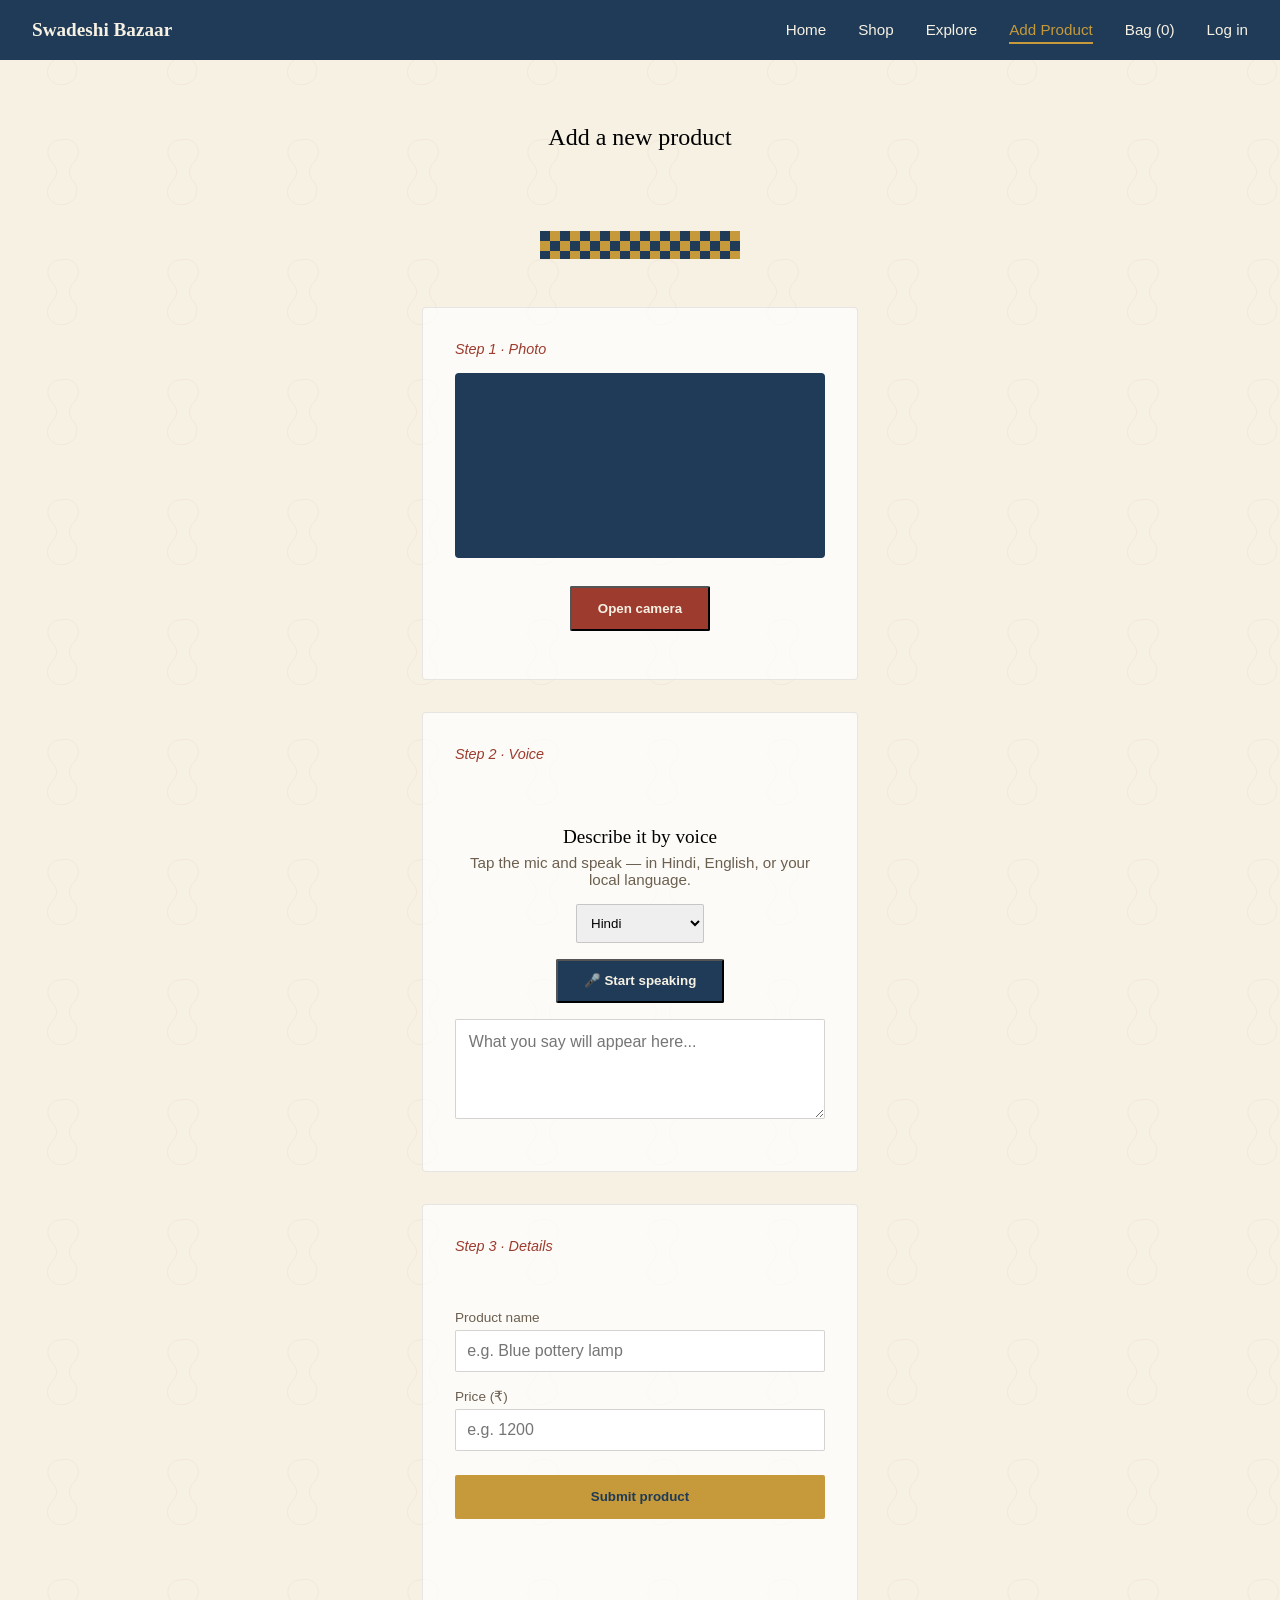
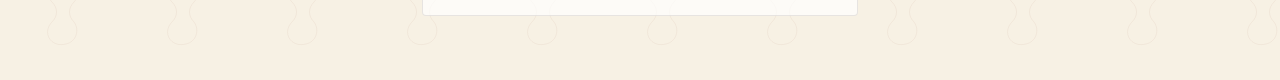
<file: add-product.html>
<!DOCTYPE html>
<html lang="en">
<head>
  <meta charset="UTF-8">
  <meta name="viewport" content="width=device-width, initial-scale=1.0">
  <title>Add a Product — Swadeshi Bazaar</title>
  <link rel="stylesheet" href="style.css">
</head>
<body>

<nav>
  <div class="logo">Swadeshi Bazaar</div>
  <button id="menu-toggle" aria-label="Open menu">☰</button>
  <ul class="nav-links" id="nav-links">
    <li><a href="index.html">Home</a></li>
    <li><a href="shop.html">Shop</a></li>
    <li><a href="explore.html">Explore</a></li>
    <li><a href="add-product.html">Add Product</a></li>
    <li><a href="cart.html" id="cart-link">Bag (<span id="cart-count">0</span>)</a></li>
    <li id="auth-nav-item"><a href="login.html">Log in</a></li>
  </ul>
</nav>
    <section id="add-product-header">
    <h1>Add a new product</h1>
    
  </section>

  <div class="jali-divider" style="max-width: 200px; margin: 0 auto 3rem;"></div>

  <div class="step-flow">

    <div class="step-card">
      <span class="step-label">Step 1 · Photo</span>
      <section id="camera-section">
        <video id="camera-preview" autoplay playsinline></video>
        <canvas id="photo-canvas" style="display:none;"></canvas>
        <img id="captured-photo" style="display:none;" alt="Captured product photo">

        <div id="camera-controls">
          <button id="start-camera">Open camera</button>
          <button id="capture-photo" style="display:none;">Capture</button>
          <button id="retake-photo" style="display:none;">Retake</button>
        </div>

        <p id="camera-status"></p>
      </section>
    </div>

    <div class="step-card">
      <span class="step-label">Step 2 · Voice</span>
      <section id="voice-section">
        <h2>Describe it by voice</h2>
        <p>Tap the mic and speak — in Hindi, English, or your local language.</p>

        <select id="voice-language">
          <option value="hi-IN">Hindi</option>
          <option value="en-IN">English (India)</option>
          <option value="ta-IN">Tamil</option>
          <option value="bn-IN">Bengali</option>
        </select>

        <button id="start-mic">🎤 Start speaking</button>

        <textarea id="voice-transcript" rows="4" placeholder="What you say will appear here..."></textarea>

        <p id="mic-status"></p>
      </section>
    </div>

    <div class="step-card">
      <span class="step-label">Step 3 · Details</span>
      <section id="submit-section">
        <label for="product-name">Product name</label>
        <input type="text" id="product-name" placeholder="e.g. Blue pottery lamp">

        <label for="product-price">Price (₹)</label>
        <input type="number" id="product-price" placeholder="e.g. 1200">

        <button id="submit-product">Submit product</button>
        <p id="submit-status"></p>
      </section>
    </div>

  </div>
 
  

  <script src="main.js"></script>
</body>
</html>
</file>
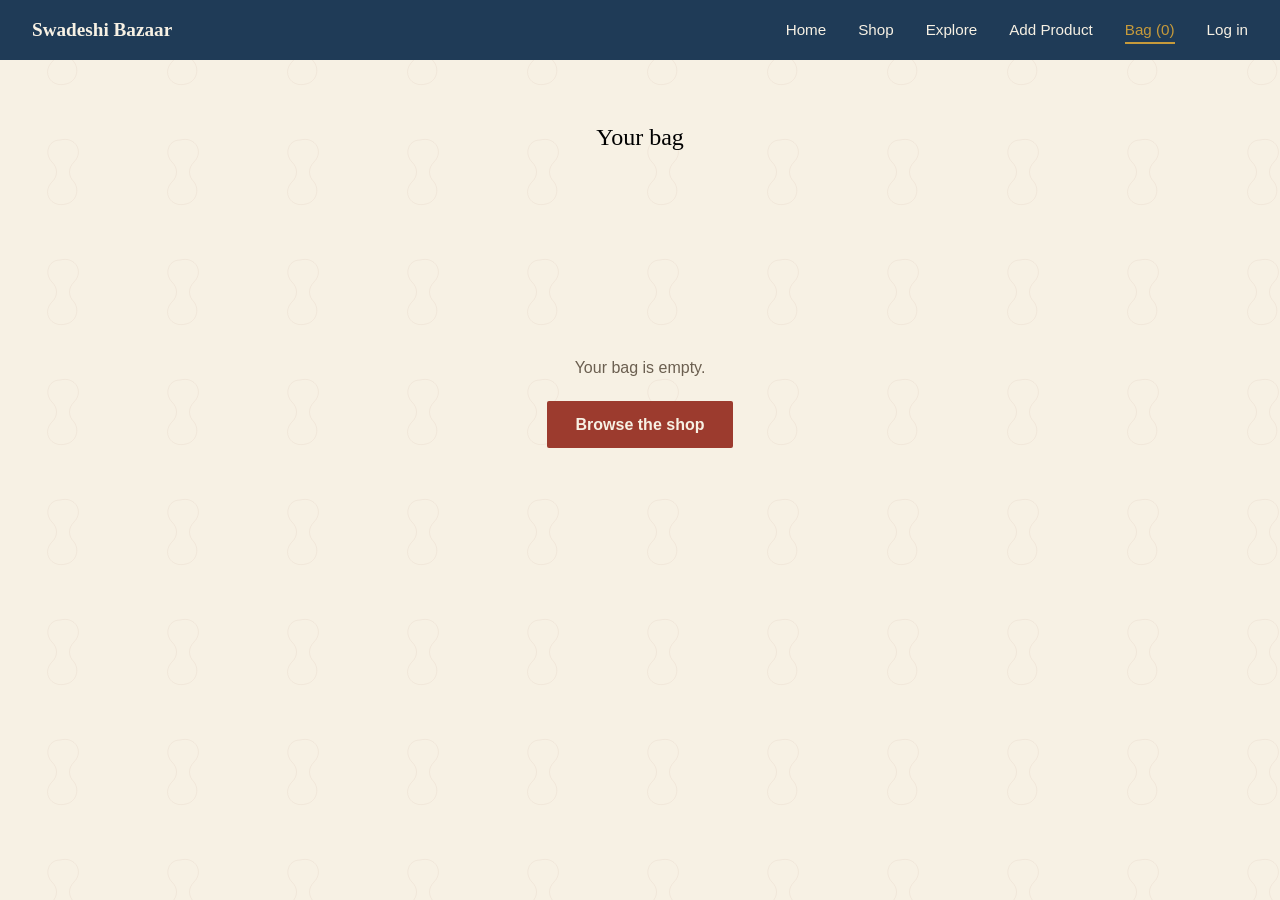
<file: cart.html>
<!DOCTYPE html>
<html lang="en">
<head>
  <meta charset="UTF-8">
  <meta name="viewport" content="width=device-width, initial-scale=1.0">
  <title>Your Bag — Swadeshi Bazaar</title>
  <link rel="stylesheet" href="style.css">
</head>
<body>

 <nav>
  <div class="logo">Swadeshi Bazaar</div>
  <button id="menu-toggle" aria-label="Open menu">☰</button>
  <ul class="nav-links" id="nav-links">
    <li><a href="index.html">Home</a></li>
    <li><a href="shop.html">Shop</a></li>
    <li><a href="explore.html">Explore</a></li>
    <li><a href="add-product.html">Add Product</a></li>
    <li><a href="cart.html" id="cart-link">Bag (<span id="cart-count">0</span>)</a></li>
    <li id="auth-nav-item"><a href="login.html">Log in</a></li>
  </ul>
</nav>
  <section id="cart-header">
    <h1>Your bag</h1>
  </section>

  <section id="cart-section">
    <div id="cart-items"></div>

    <div id="cart-empty" style="display:none;">
      <p>Your bag is empty.</p>
      <a href="shop.html" class="btn-primary">Browse the shop</a>
    </div>

    <div id="cart-summary" style="display:none;">
      <div class="summary-row">
        <span>Total</span>
        <span id="cart-total">₹0</span>
      </div>
      <a href="checkout.html" class="btn-primary">Proceed to checkout</a>
    </div>
  </section>

  <script src="main.js"></script>
</body>
</html>
</file>
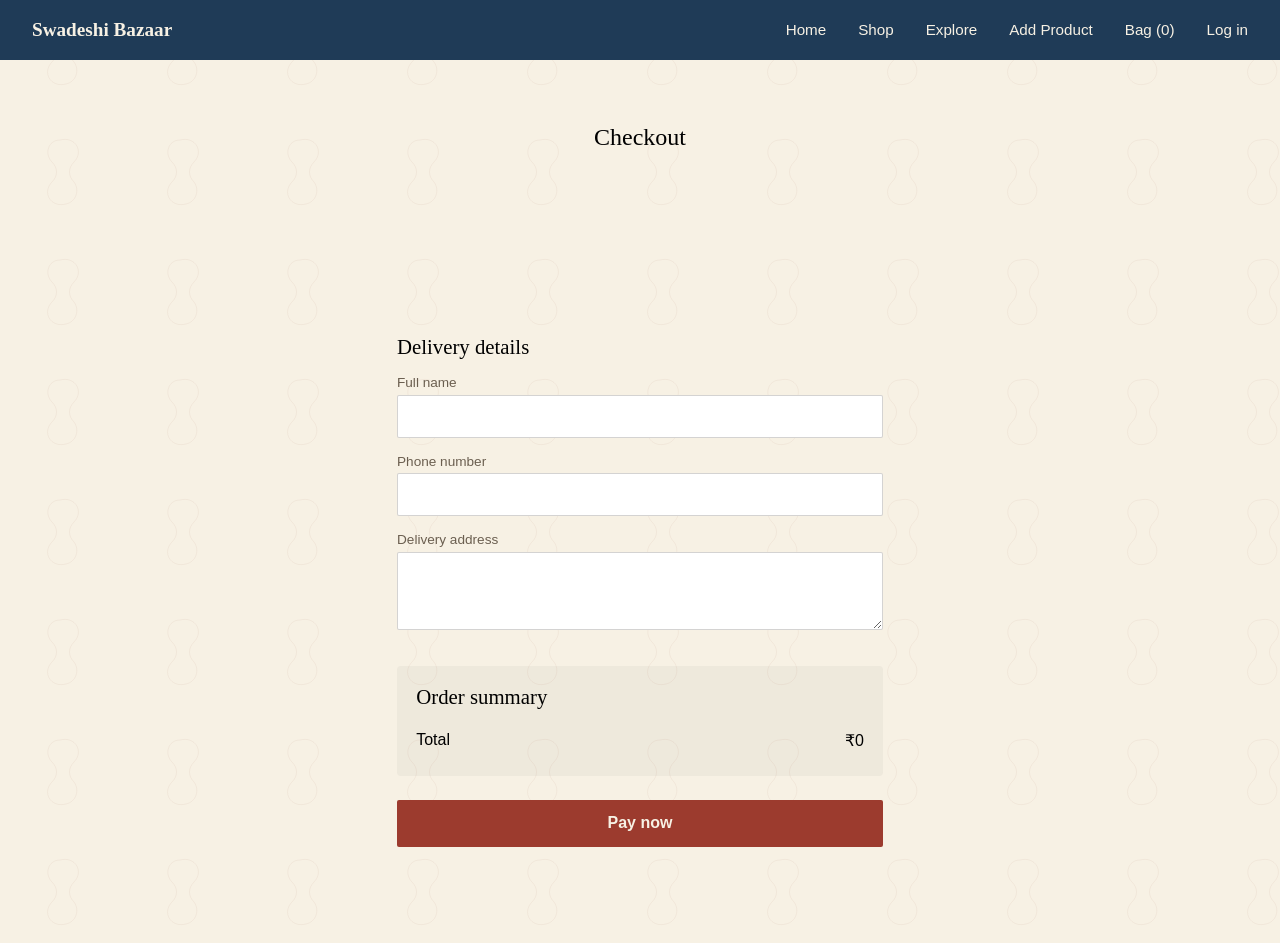
<file: checkout.html>
<!DOCTYPE html>
<html lang="en">
<head>
  <meta charset="UTF-8">
  <meta name="viewport" content="width=device-width, initial-scale=1.0">
  <title>Checkout — Swadeshi Bazaar</title>
  <link rel="stylesheet" href="style.css">
</head>
<body>

 <nav>
  <div class="logo">Swadeshi Bazaar</div>
  <button id="menu-toggle" aria-label="Open menu">☰</button>
  <ul class="nav-links" id="nav-links">
    <li><a href="index.html">Home</a></li>
    <li><a href="shop.html">Shop</a></li>
    <li><a href="explore.html">Explore</a></li>
    <li><a href="add-product.html">Add Product</a></li>
    <li><a href="cart.html" id="cart-link">Bag (<span id="cart-count">0</span>)</a></li>
    <li id="auth-nav-item"><a href="login.html">Log in</a></li>
  </ul>
</nav>
  <section id="checkout-header">
    <h1>Checkout</h1>
  </section>

  <section id="checkout-section">
    <form id="checkout-form">
      <h2>Delivery details</h2>

      <label for="name">Full name</label>
      <input type="text" id="name" required>

      <label for="phone">Phone number</label>
      <input type="tel" id="phone" required>

      <label for="address">Delivery address</label>
      <textarea id="address" rows="3" required></textarea>

      <div id="checkout-summary">
        <h2>Order summary</h2>
        <div id="checkout-items"></div>
        <div class="summary-row">
          <span>Total</span>
          <span id="checkout-total">₹0</span>
        </div>
      </div>

      <button type="submit" id="pay-button">Pay now</button>
      <p id="checkout-status"></p>
    </form>
  </section>
  <script src="https://checkout.razorpay.com/v1/checkout.js"></script>


  <script src="main.js"></script>
</body>
</html>
</file>
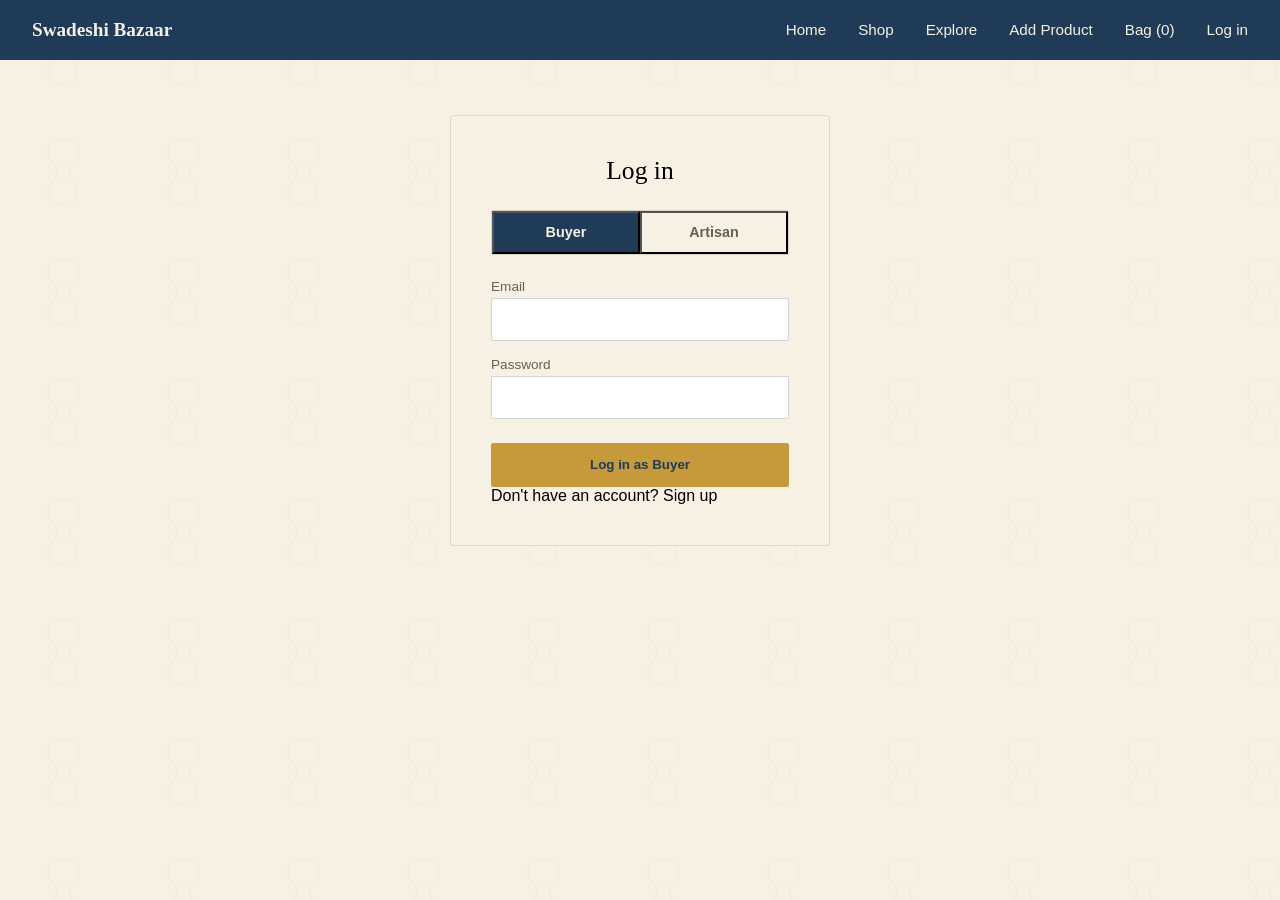
<file: login.html>
<!DOCTYPE html>
<html lang="en">
<head>
  <meta charset="UTF-8">
  <meta name="viewport" content="width=device-width, initial-scale=1.0">
  <title>Log In — Swadeshi Bazaar</title>
  <link rel="stylesheet" href="style.css">
</head>
<body>

  <nav>
  <div class="logo">Swadeshi Bazaar</div>
  <button id="menu-toggle" aria-label="Open menu">☰</button>
  <ul class="nav-links" id="nav-links">
    <li><a href="index.html">Home</a></li>
    <li><a href="shop.html">Shop</a></li>
    <li><a href="explore.html">Explore</a></li>
    <li><a href="add-product.html">Add Product</a></li>
    <li><a href="cart.html" id="cart-link">Bag (<span id="cart-count">0</span>)</a></li>
    <li id="auth-nav-item"><a href="login.html">Log in</a></li>
  </ul>
</nav>
  <section id="auth-section">
    <div class="auth-box">
      <h1>Log in</h1>

      <div class="auth-tabs">
        <button class="auth-tab active-tab" data-role="buyer">Buyer</button>
        <button class="auth-tab" data-role="artisan">Artisan</button>
      </div>

      <form id="login-form">
        <label for="login-email">Email</label>
        <input type="email" id="login-email" required>

        <label for="login-password">Password</label>
        <input type="password" id="login-password" required>

        <button type="submit" id="login-submit">Log in as Buyer</button>
        <p id="login-status"></p>
      </form>

      <p class="auth-switch">Don't have an account? <a href="signup.html">Sign up</a></p>
    </div>
  </section>

  <script src="main.js"></script>
</body>
</html>
</file>
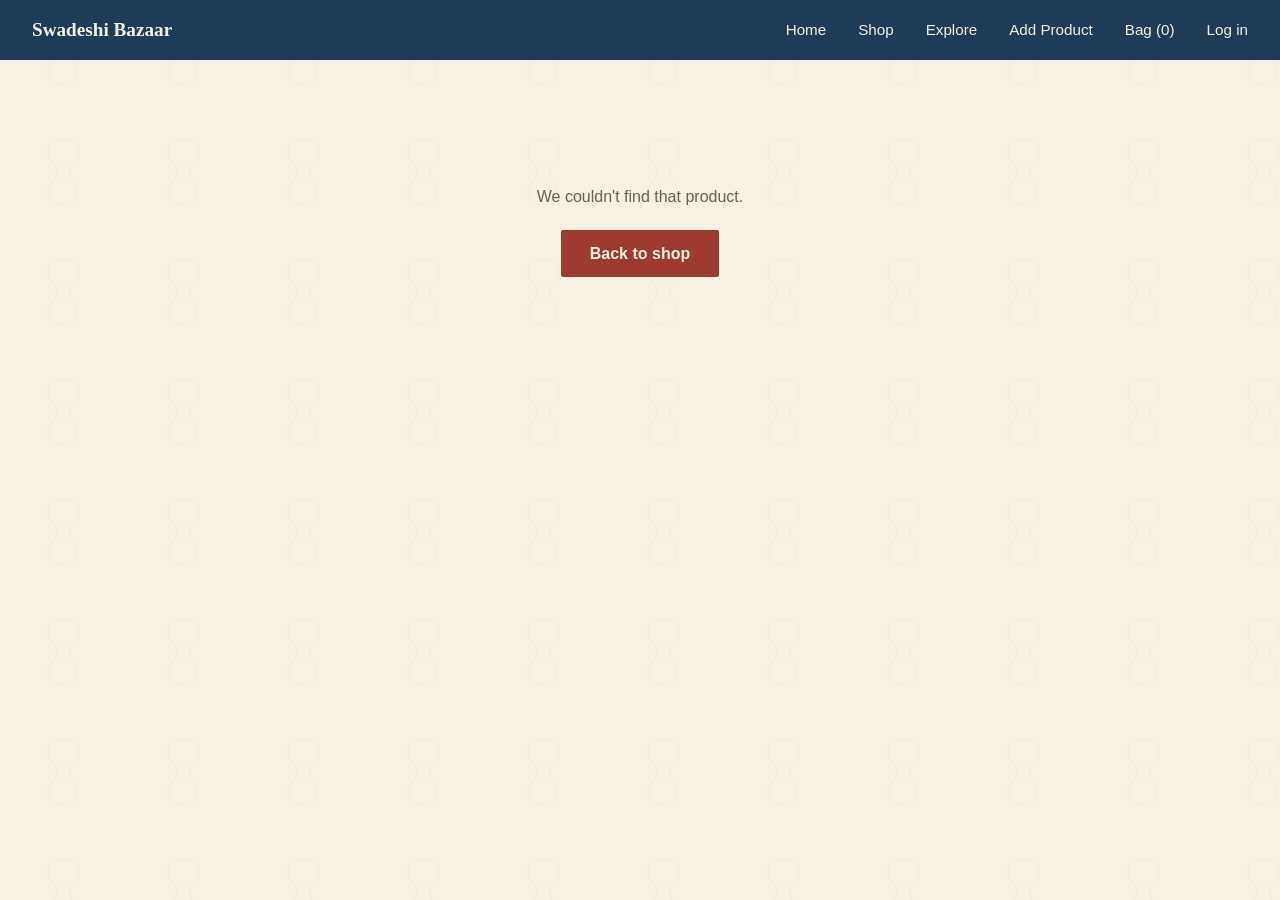
<file: product.html>
<!DOCTYPE html>
<html lang="en">
<head>
  <meta charset="UTF-8">
  <meta name="viewport" content="width=device-width, initial-scale=1.0">
  <title>Product — Swadeshi Bazaar</title>
  <link rel="stylesheet" href="style.css">
</head>
<body>

  <nav>
  <div class="logo">Swadeshi Bazaar</div>
  <button id="menu-toggle" aria-label="Open menu">☰</button>
  <ul class="nav-links" id="nav-links">
    <li><a href="index.html">Home</a></li>
    <li><a href="shop.html">Shop</a></li>
    <li><a href="explore.html">Explore</a></li>
    <li><a href="add-product.html">Add Product</a></li>
    <li><a href="cart.html" id="cart-link">Bag (<span id="cart-count">0</span>)</a></li>
    <li id="auth-nav-item"><a href="login.html">Log in</a></li>
  </ul>
</nav>
  <section id="product-detail">
    <div id="product-not-found" style="display:none;">
      <p>We couldn't find that product.</p>
      <a href="shop.html" class="btn-primary">Back to shop</a>
    </div>

    <div id="product-content" style="display:none;">
      <div class="product-detail-grid">
        <div class="product-detail-media" id="pd-media"></div>

        <div class="product-detail-info">
          <span class="product-origin" id="pd-origin"></span>
          <h1 id="pd-name"></h1>
          <p class="product-detail-price" id="pd-price"></p>
          <p class="product-detail-desc" id="pd-desc"></p>
          <button id="pd-add-to-bag">Add to bag</button>
        </div>
      </div>
    </div>
  </section>

  <script src="main.js"></script>
</body>
</html>
</file>
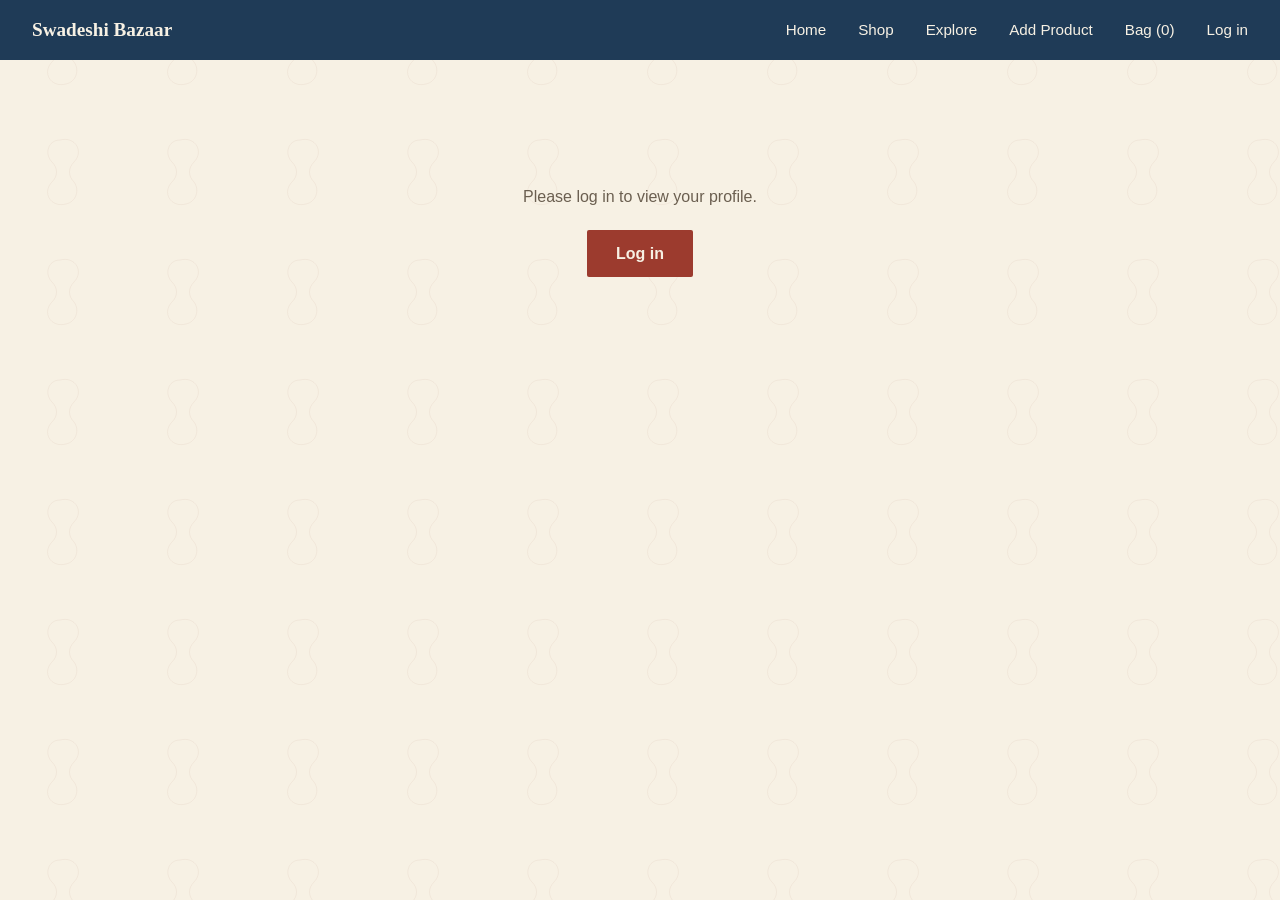
<file: profile.html>
<!DOCTYPE html>
<html lang="en">
<head>
  <meta charset="UTF-8">
  <meta name="viewport" content="width=device-width, initial-scale=1.0">
  <title>Your Profile — Swadeshi Bazaar</title>
  <link rel="stylesheet" href="style.css">
</head>
<body>

 <nav>
  <div class="logo">Swadeshi Bazaar</div>
  <button id="menu-toggle" aria-label="Open menu">☰</button>
  <ul class="nav-links" id="nav-links">
    <li><a href="index.html">Home</a></li>
    <li><a href="shop.html">Shop</a></li>
    <li><a href="explore.html">Explore</a></li>
    <li><a href="add-product.html">Add Product</a></li>
    <li><a href="cart.html" id="cart-link">Bag (<span id="cart-count">0</span>)</a></li>
    <li id="auth-nav-item"><a href="login.html">Log in</a></li>
  </ul>
</nav>

  <section id="profile-section">
    <div id="profile-locked" style="display:none;">
      <p>Please log in to view your profile.</p>
      <a href="login.html" class="btn-primary">Log in</a>
    </div>

    <div id="profile-content" style="display:none;">
      <div class="profile-header">
        <div class="profile-avatar" id="profile-avatar"></div>
        <div>
          <h1 id="profile-name"></h1>
          <p id="profile-email"></p>
          <span class="profile-role" id="profile-role"></span>
          <p class="profile-craft" id="profile-craft" style="display:none;"></p>
        </div>
      </div>

      <h2>Your orders</h2>
      <div id="orders-list"></div>
      <div id="orders-empty" style="display:none;">
        <p>You haven't placed any orders yet.</p>
        <a href="shop.html" class="btn-primary">Browse the shop</a>
      </div>
    </div>
  </section>

  <script src="main.js"></script>
</body>
</html>
</file>
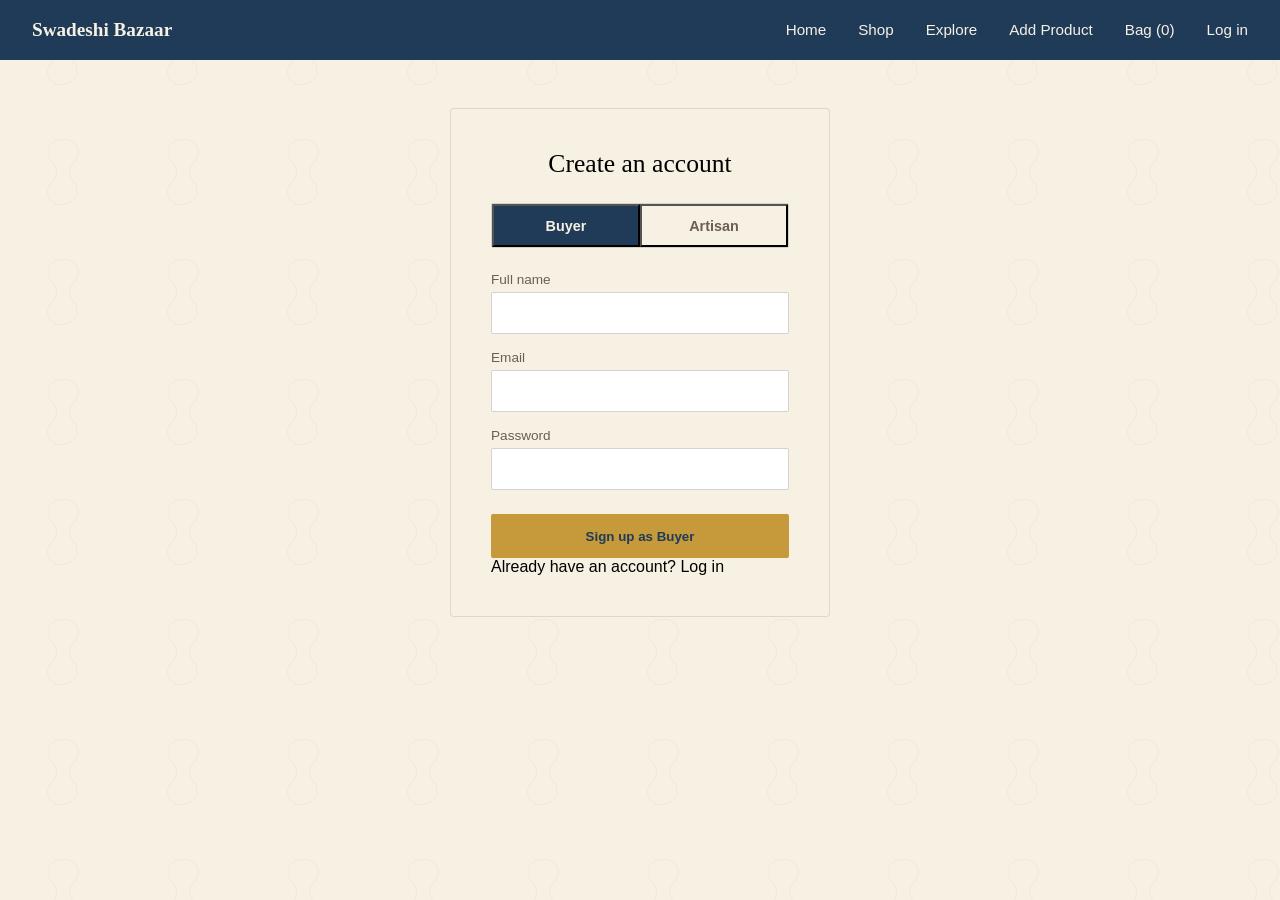
<file: signup.html>
<!DOCTYPE html>
<html lang="en">
<head>
  <meta charset="UTF-8">
  <meta name="viewport" content="width=device-width, initial-scale=1.0">
  <title>Sign Up — Swadeshi Bazaar</title>
  <link rel="stylesheet" href="style.css">
</head>
<body>

  <nav>
  <div class="logo">Swadeshi Bazaar</div>
  <button id="menu-toggle" aria-label="Open menu">☰</button>
  <ul class="nav-links" id="nav-links">
    <li><a href="index.html">Home</a></li>
    <li><a href="shop.html">Shop</a></li>
    <li><a href="explore.html">Explore</a></li>
    <li><a href="add-product.html">Add Product</a></li>
    <li><a href="cart.html" id="cart-link">Bag (<span id="cart-count">0</span>)</a></li>
    <li id="auth-nav-item"><a href="login.html">Log in</a></li>
  </ul>
</nav>
  <section id="auth-section">
    <div class="auth-box">
      <h1>Create an account</h1>

      <div class="auth-tabs">
        <button class="auth-tab active-tab" data-role="buyer">Buyer</button>
        <button class="auth-tab" data-role="artisan">Artisan</button>
      </div>

      <form id="signup-form">
        <label for="signup-name">Full name</label>
        <input type="text" id="signup-name" required>

        <label for="signup-email">Email</label>
        <input type="email" id="signup-email" required>

        <label for="signup-password">Password</label>
        <input type="password" id="signup-password" required>

        <div id="artisan-only-fields" style="display:none;">
          <label for="signup-craft">Craft / specialty</label>
          <input type="text" id="signup-craft" placeholder="e.g. Blue pottery">

          <label for="signup-region">Region</label>
          <input type="text" id="signup-region" placeholder="e.g. Jaipur, Rajasthan">
        </div>

        <button type="submit" id="signup-submit">Sign up as Buyer</button>
        <p id="signup-status"></p>
      </form>

      <p class="auth-switch">Already have an account? <a href="login.html">Log in</a></p>
    </div>
  </section>

  <script src="main.js"></script>
</body>
</html>
</file>
<file: style.css>
/* ---------- Reset ---------- */
* {
  box-sizing: border-box;
  margin: 0;
  padding: 0;
}

html {
  scroll-behavior: smooth;

}

/* ---------- Design tokens ---------- */
:root {
  --cotton: #F7F1E4;
  --ink: #2A2420;
  --ink-soft: #6B5F50;
  --indigo: #1F3B57;
  --madder: #9C3B2E;
  --turmeric: #C69A3B;
  --marigold: #E7A33E;

  --font-display: 'Rozha One', Georgia, serif;
  --font-body: 'Mulish', sans-serif;
}

body {
  font-family: var(--font-body);
  background-color: var(--cotton);
  background-image: url("data:image/svg+xml,%3Csvg xmlns='http://www.w3.org/2000/svg' width='120' height='120' viewBox='0 0 120 120'%3E%3Cpath d='M60 20c-12 0-16 14-8 22 6 6 6 14 0 20-10 10-2 26 14 22 10-2 14-14 8-22-6-6-6-14 0-20 10-10 2-26-14-22z' fill='none' stroke='%239C3B2E' stroke-width='1' opacity='0.06'/%3E%3C/svg%3E");
  background-repeat: repeat;
  background-size: 120px 120px;
}

h1, h2, h3, .logo {
  font-family: var(--font-display);
  font-weight: 400;
}

a {
  color: inherit;
  text-decoration: none;
}

/* ---------- Nav ---------- */
nav {
  display: flex;
  align-items: center;
  justify-content: space-between;
  padding: 1.2rem 2rem;
  background: var(--indigo);
}

.logo {
  color: var(--cotton);
  font-weight: 700;
  font-size: 1.2rem;
}

.nav-links {
  display: flex;
  gap: 2rem;
  list-style: none;
}

.nav-links a {
  color: var(--cotton);
  font-size: 0.95rem;
}

.nav-links a:hover {
  color: var(--turmeric);
}
/* ---------- Hero ---------- */
.hero {
  padding: 6rem 2rem;
  max-width: 700px;
  margin: 0 auto;
  text-align: center;

}

.hero h1 {
  font-size: 2.8rem;
  line-height: 1.15;
  margin-bottom: 1.2rem;

}

.hero p {
  font-size: 1.1rem;
  color: var(--ink-soft);
  margin-bottom: 2rem;
  max-width: 46ch;
}

.btn-primary {
  display: inline-block;
  background: var(--madder);
  color: var(--cotton);
  padding: 0.9rem 1.8rem;
  border-radius: 2px;
  font-weight: 600;
  transition: background 0.2s ease, transform 0.2s ease;
}

.btn-primary:hover {
  background: #8F3A2F;
  transform: translateY(-1px);
}
/* ---------- Section shell ---------- */
section {
  padding: 5rem 2rem;
  max-width: 1000px;
  margin: 0 auto;
  
  font-family: var(--font-body);
 
  
}

section h2 {
  font-size: 2rem;
  margin-bottom: 0.8rem;
}

section > p {
  color: var(--ink-soft);
  max-width: 50ch;
  margin-bottom: 3rem;
}

/* ---------- Problem section ---------- */
.problem-list {
  position: relative;
  padding-left: 2rem;
}

.problem-list::before {
  content: "";
  position: absolute;
  left: 5px;
  top: 6px;
  bottom: 6px;
  width: 2px;
  background: repeating-linear-gradient(
    to bottom,
    var(--madder) 0 8px,
    transparent 8px 14px
  );
}

.problem-item {
  position: relative;
  padding-left: 1.5rem;
  padding-bottom: 2.5rem;
}

.problem-item:last-child {
  padding-bottom: 0;
}

.problem-item::before {
  content: "";
  position: absolute;
  left: -2rem;
  top: 4px;
  width: 11px;
  height: 11px;
  border-radius: 50%;
  background: var(--cotton);
  border: 2px solid var(--madder);
}

.problem-item h3 {
  font-size: 1.2rem;
  margin-bottom: 0.4rem;
}

.problem-item p {
  color: var(--ink-soft);
}
/* ---------- Features section ---------- */
.feature-grid {
  display: grid;
  grid-template-columns: 1fr 1fr;
  gap: 2px;
  background: rgba(42, 36, 32, 0.14);
  border: 1px solid rgba(42, 36, 32, 0.14);
}

.feature-item {
  background: var(--cotton);
  padding: 2rem;
}

.feature-tag {
  display: inline-block;
  color: var(--madder);
  font-style: italic;
  font-size: 0.9rem;
  margin-bottom: 1rem;
}

.feature-item h3 {
  font-size: 1.25rem;
  margin-bottom: 0.6rem;
}

.feature-item p {
  color: var(--ink-soft);
}

@media (max-width: 700px) {
  .feature-grid {
    grid-template-columns: 1fr;
  }
}
/* ---------- How it works ---------- */
.steps-list {
  display: flex;
  gap: 2rem;
  list-style: none;
}

.step-item {
  flex: 1;
  position: relative;
  padding-top: 2.5rem;
  border-top: 2px solid var(--turmeric);
}

.step-number {
  position: absolute;
  top: -0.9rem;
  left: 0;
  background: var(--cotton);
  color: var(--turmeric);
  font-weight: 700;
  font-size: 1.1rem;
  padding-right: 0.6rem;
}

.step-item h3 {
  font-size: 1.15rem;
  margin-bottom: 0.5rem;
}

.step-item p {
  color: var(--ink-soft);
  font-size: 0.95rem;
}

@media (max-width: 700px) {
  .steps-list {
    flex-direction: column;
    gap: 2.5rem;
  }
}
/* ---------- Footer ---------- */
footer {
  background: var(--indigo);
  color: var(--cotton);
  padding: 4rem 2rem 2rem;
}

.footer-content {
  max-width: 500px;
  margin: 0 auto;
  text-align: center;
}

.footer-content h2 {
  font-size: 1.8rem;
  margin-bottom: 0.8rem;
}

.footer-content p {
  color: rgba(239, 231, 216, 0.75);
  margin-bottom: 2rem;
}

#waitlist-form {
  display: flex;
  flex-direction: column;
  gap: 1rem;
  text-align: left;
}

#waitlist-form label {
  font-size: 0.85rem;
  color: rgba(239, 231, 216, 0.7);
}

#waitlist-form input,
#waitlist-form select {
  width: 100%;
  padding: 0.8rem;
  border: 1px solid rgba(239, 231, 216, 0.3);
  background: transparent;
  color: var(--cotton);
  border-radius: 2px;
  font-size: 1rem;
}

#waitlist-form input::placeholder {
  color: rgba(239, 231, 216, 0.4);
}

#waitlist-form select option {
  background: var(--indigo);
  color: var(--cotton);
}

#waitlist-form button {
  background: var(--turmeric);
  color: var(--indigo);
  border: none;
  padding: 0.9rem;
  font-weight: 700;
  border-radius: 2px;
  margin-top: 0.5rem;
  transition: background 0.2s ease;
}

#waitlist-form button:hover {
  background: #e8b95e;
}

#form-status {
  margin-top: 1rem;
  font-size: 0.9rem;
  color: rgba(239, 231, 216, 0.9);
}

.footer-bottom {
  display: flex;
  justify-content: space-between;
  max-width: 1000px;
  margin: 3rem auto 0;
  padding-top: 1.5rem;
  border-top: 1px solid rgba(239, 231, 216, 0.15);
  font-size: 0.85rem;
  color: rgba(239, 231, 216, 0.5);
}
.jali-divider {
  height: 28px;
  background: var(--indigo);
  background-image:
    linear-gradient(45deg, var(--turmeric) 25%, transparent 25%, transparent 75%, var(--turmeric) 75%),
    linear-gradient(45deg, var(--turmeric) 25%, transparent 25%, transparent 75%, var(--turmeric) 75%);
  background-size: 20px 20px;
  background-position: 0 0, 10px 10px;
}
/* ---------- Shop header ---------- */
#shop-header {
  text-align: center;
  padding-top: 4rem;
}

#shop-header p {
  color: var(--ink-soft);
  margin: 0 auto;
}

/* ---------- Product grid ---------- */
.product-grid {
  display: grid;
  grid-template-columns: repeat(3, 1fr);
  gap: 1.5rem;
}

.product-card {
  background: var(--cotton);
  border: 1px solid rgba(42, 36, 32, 0.1);
  border-radius: 4px;
  overflow: hidden;
  transition: transform 0.25s ease, box-shadow 0.25s ease, border-color 0.25s ease;
}

.product-card:hover {
  transform: translateY(-4px);
  border-color: var(--turmeric);
  box-shadow: 0 12px 24px -8px rgba(156, 59, 46, 0.25);
}
.product-media,
.story-media {
  height: 180px;
  overflow: hidden;

}

.product-media img,
.story-media img {
  width: 100%;
  height: 100%;
  object-fit: cover;
  display: block;
}

.product-detail-media {
  aspect-ratio: 1 / 1;
  border-radius: 4px;
  overflow: hidden;
}

.product-detail-media img {
  width: 100%;
  height: 100%;
  object-fit: cover;
  display: block;
}

.product-card h3 {
  font-size: 1.1rem;
  padding: 1rem 1rem 0.2rem;
}

.product-origin,
.story-region {
  display: block;
  padding: 0 1rem;
  font-size: 0.85rem;
  font-style: italic;
  color: var(--madder);
  margin-top: 0.2rem;
}
.product-footer {
  display: flex;
  justify-content: space-between;
  align-items: center;
  padding: 1rem;
  border-top: 1px solid rgba(42, 36, 32, 0.08);
  margin-top: 0.5rem;
}

.product-price {
  font-weight: 700;
  color: var(--madder);
  transition: color 0.2s ease;

}

.add-to-bag {
  background: var(--indigo);
  color: var(--cotton);
  padding: 0.5rem 1rem;
  border-radius: 2px;
  font-size: 0.85rem;
  font-weight: 600;
  transition: background 0.2s ease;
}

.add-to-bag:hover {
  background: var(--madder);
}

@media (max-width: 800px) {
  .product-grid {
    grid-template-columns: 1fr 1fr;
  }
}

@media (max-width: 500px) {
  .product-grid {
    grid-template-columns: 1fr;
  }
}
/* ---------- Explore page ---------- */
#explore-header {
  text-align: center;
  padding-top: 4rem;
}

#explore-header p {
  color: var(--ink-soft);
  max-width: 50ch;
  margin: 0.5rem auto 0;
}
#explore-filters {
  display: flex;
  gap: 1rem;
  flex-wrap: wrap;
  align-items: center;
  padding: 1rem 1.5rem;
  background: rgba(255, 255, 255, 0.55);
  border: 1px solid rgba(42, 36, 32, 0.1);
  border-radius: 999px;
  margin-bottom: 3rem;
}

#explore-filters input,
#explore-filters select {
  border: none;
  background: transparent;
  padding: 0.5rem 0.8rem;
  font-size: 0.95rem;
  font-family: inherit;
  color: var(--ink);
}

#explore-filters input {
  flex: 1;
  min-width: 160px;
}

#explore-filters select {
  border-left: 1px solid rgba(42, 36, 32, 0.15);
  cursor: pointer;
}

#explore-filters input:focus-visible,
#explore-filters select:focus-visible {
  outline: 2px solid var(--madder);
  outline-offset: 2px;
}

.story-grid {
  display: grid;
  grid-template-columns: repeat(3, 1fr);
  gap: 1.5rem;
}

.story-card {
  background: var(--cotton);
  border: 1px solid rgba(42, 36, 32, 0.1);
  border-radius: 4px;
  overflow: hidden;
  transition: transform 0.25s ease, box-shadow 0.25s ease, border-color 0.25s ease;
}

.story-card:hover {
  transform: translateY(-4px);
  border-color: var(--turmeric);
  box-shadow: 0 12px 24px -8px rgba(156, 59, 46, 0.25);
}

.story-media {
  height: 160px;
  display: flex;
  align-items: center;
  justify-content: center;
  font-size: 3rem;
  background: var(--indigo);
}


.story-card h3 {
  padding: 0.4rem 1rem 0;
  font-size: 1.1rem;
  transition: color 0.2s ease;

}

.story-card p {
  padding: 0.6rem 1rem 1.2rem;
  color: var(--ink-soft);
  font-size: 0.95rem;
}

@media (max-width: 800px) {
  .story-grid {
    grid-template-columns: 1fr 1fr;
  }
}

@media (max-width: 500px) {
  .story-grid {
    grid-template-columns: 1fr;
  }
}
.nav-links a.active-link {
  color: var(--turmeric);
  border-bottom: 2px solid var(--turmeric);
  padding-bottom: 4px;
  transition: color 0.2s ease;

}
/* ---------- Camera section ---------- */
#add-product-header {
  text-align: center;
  padding-top: 4rem;

}

#camera-section {
  max-width: 500px;
  margin: 0 auto;
  text-align: center;
}

#camera-preview,
#captured-photo {
  width: 100%;
  border-radius: 4px;
  background: var(--indigo);
  margin-bottom: 1.5rem;
}

#camera-controls {
  display: flex;
  gap: 1rem;
  justify-content: center;
}

#camera-controls button {
  background: var(--madder);
  color: var(--cotton);
  padding: 0.8rem 1.6rem;
  border-radius: 2px;
  font-weight: 600;
}

#camera-controls button:hover {
  background: #8F3A2F;
  transition: background 0.2s ease;

}

#camera-status {
  margin-top: 1rem;
  color: var(--ink-soft);
  font-size: 0.9rem;

}
/* ---------- Voice section ---------- */
#voice-section {
  max-width: 500px;
  margin: 3rem auto 0;
  text-align: center;
}

#voice-language {
  display: block;
  margin: 0 auto 1rem;
  padding: 0.6rem;
  border-radius: 2px;
  border: 1px solid rgba(42, 36, 32, 0.2);
}

#start-mic {
  background: var(--indigo);
  color: var(--cotton);
  padding: 0.8rem 1.6rem;
  border-radius: 2px;
  font-weight: 600;
  margin-bottom: 1rem;
}

#start-mic.recording {
  background: var(--madder);
}

#voice-transcript {
  width: 100%;
  padding: 0.8rem;
  border-radius: 2px;
  border: 1px solid rgba(42, 36, 32, 0.2);
  font-family: inherit;
  font-size: 1rem;
}

#mic-status {
  margin-top: 0.5rem;
  font-size: 0.85rem;
  color: var(--ink-soft);

}
/* ---------- Submit section ---------- */
#submit-section {
  max-width: 500px;
  margin: 2.5rem auto 4rem;
  text-align: left;
}

#submit-section label {
  display: block;
  font-size: 0.85rem;
  color: var(--ink-soft);
  margin-bottom: 0.3rem;
  margin-top: 1rem;

}

#submit-section input {
  width: 100%;
  padding: 0.7rem;
  border-radius: 2px;
  border: 1px solid rgba(42, 36, 32, 0.2);
  font-size: 1rem;

}

#submit-product {
  display: block;
  width: 100%;
  background: var(--turmeric);
  color: var(--indigo);
  padding: 0.9rem;
  border-radius: 2px;
  font-weight: 700;
  margin-top: 1.5rem;
  border: none;
  transition: background 0.2s ease;

}

#submit-product:hover {
  background: #e8b95e;
}

#submit-status {
  margin-top: 0.8rem;
  font-size: 0.9rem;
  text-align: center;
}
/* ---------- Auth pages ---------- */
#auth-section {
  min-height: 60vh;
  display: flex;
  align-items: center;
  justify-content: center;
  padding: 3rem 2rem;
}

.auth-box {
  width: 100%;
  max-width: 380px;
  background: var(--cotton);
  border: 1px solid rgba(42, 36, 32, 0.12);
  border-radius: 4px;
  padding: 2.5rem;
}

.auth-box h1 {
  font-size: 1.6rem;
  text-align: center;
  margin-bottom: 1.5rem;
}

.auth-tabs {
  display: flex;
  border: 1px solid rgba(42, 36, 32, 0.15);
  border-radius: 2px;
  overflow: hidden;
  margin-bottom: 1.5rem;
}

.auth-tab {
  flex: 1;
  padding: 0.7rem;
  background: transparent;
  color: var(--ink-soft);
  font-weight: 600;
  font-size: 0.9rem;
}

.auth-tab.active-tab {
  background: var(--indigo);
  color: var(--cotton);
}

#login-form label,
#signup-form label {
  display: block;
  font-size: 0.85rem;
  color: var(--ink-soft);
  margin-bottom: 0.3rem;
  margin-top: 1rem;
}

#login-form input,
#signup-form input {
  width: 100%;
  padding: 0.7rem;
  border-radius: 2px;
  border: 1px solid rgba(42, 36, 32, 0.2);
  font-size: 1rem;
}

#login-submit,
#signup-submit {
  display: block;
  width: 100%;
  background: var(--turmeric);
  color: var(--indigo); 
  padding: 0.9rem;
  border-radius: 2px;
  font-weight: 700;
  margin-top: 1.5rem;
  border: none;
}
.product-card-link {
  display: block;
  color: inherit;
  text-decoration: none;
  
}
/* ---------- Product detail page ---------- */
#product-detail {
  max-width: 900px;
  margin: 0 auto;
  padding: 4rem 2rem;
}

#product-not-found {
  text-align: center;
  padding: 4rem 0;
}

#product-not-found p {
  margin-bottom: 1.5rem;
  color: var(--ink-soft);
}

.product-detail-grid {
  display: grid;
  grid-template-columns: 1fr 1fr;
  gap: 3rem;
  align-items: start;
}

.product-detail-media {
  aspect-ratio: 1 / 1;
  background: var(--indigo);
  border-radius: 4px;
  display: flex;
  align-items: center;
  justify-content: center;
  font-size: 6rem;
}

.product-detail-info h1 {
  font-size: 1.8rem;
  margin: 0.5rem 0 1rem;
}

.product-detail-price {
  font-size: 1.4rem;
  font-weight: 700;
  color: var(--madder);
  margin-bottom: 1.5rem;
}

.product-detail-desc {
  color: var(--ink-soft);
  margin-bottom: 2rem;
  line-height: 1.7;
}
  


#pd-add-to-bag {
  background: var(--indigo);
  color: var(--cotton);
  padding: 0.9rem 2rem;
  border-radius: 2px;
  font-weight: 600;
}

#pd-add-to-bag:hover {
  background: var(--madder);
}

@media (max-width: 700px) {
  .product-detail-grid {
    grid-template-columns: 1fr;
  }
}
/* ---------- Profile page ---------- */
#profile-section {
  max-width: 700px;
  margin: 0 auto;
  padding: 4rem 2rem;
}

#profile-locked {
  text-align: center;
  padding: 4rem 0;
}

#profile-locked p {
  margin-bottom: 1.5rem;
  color: var(--ink-soft);
}

.profile-header {
  display: flex;
  align-items: center;
  gap: 1.5rem;
  margin-bottom: 3rem;
  padding-bottom: 2rem;
  border-bottom: 1px solid rgba(42, 36, 32, 0.12);
}

.profile-avatar {
  width: 64px;
  height: 64px;
  border-radius: 50%;
  background: var(--indigo);
  color: var(--cotton);
  display: flex;
  align-items: center;
  justify-content: center;
  font-size: 1.5rem;
  font-weight: 700;
  flex-shrink: 0;
}

.profile-header h1 {
  font-size: 1.5rem;
}

.profile-header p {
  color: var(--ink-soft);
  font-size: 0.95rem;
}

.profile-role {
  display: inline-block;
  margin-top: 0.4rem;
  background: var(--turmeric);
  color: var(--indigo);
  font-size: 0.75rem;
  font-weight: 700;
  padding: 0.2rem 0.6rem;
  border-radius: 2px;
  text-transform: uppercase;

}
.profile-craft {
  font-size: 0.85rem;
  color: var(--ink-soft);
  margin-top: 0.3rem;
}

.order-card {
  background: var(--cotton);
  border: 1px solid rgba(42, 36, 32, 0.1);
  border-radius: 4px;
  padding: 1.2rem;
  margin-bottom: 1rem;
  transition: border-color 0.2s ease;
}

.order-card:hover {
  border-color: var(--turmeric);
}

.order-card-top {
  display: flex;
  justify-content: space-between;
  font-size: 0.9rem;
  color: var(--ink-soft);
  margin-bottom: 0.6rem;
}

.order-card-items {
  font-size: 0.95rem;
}

#orders-empty {
  text-align: center;
  padding: 2rem 0;
}

#orders-empty p {
  color: var(--ink-soft);
  margin-bottom: 1rem;
}
/* ---------- Mobile nav ---------- */
#menu-toggle {
  display: none;
  background: none;
  border: none;
  color: var(--cotton);
  font-size: 1.5rem;
  cursor: pointer;
}

@media (max-width: 800px) {
  #menu-toggle {
    display: block;
  }

  .nav-links {
    display: none;
    position: absolute;
    top: 100%;
    left: 0;
    right: 0;
    background: var(--indigo);
    flex-direction: column;
    gap: 0;
    padding: 0.5rem 0;
  }

  .nav-links.open {
    display: flex;
  }

  .nav-links li {
    width: 100%;
  }

  .nav-links a {
    display: block;
    padding: 0.9rem 2rem;
  }

  nav {
    position: relative;
  }
}
/* ---------- Cart page ---------- */
#cart-header {
  text-align: center;
  padding-top: 4rem;
}

#cart-section {
  max-width: 700px;
  margin: 0 auto;
}

.cart-row {
  display: grid;
  grid-template-columns: 2fr 1fr 1fr auto;
  align-items: center;
  gap: 1rem;
  padding: 1rem 0;
  border-bottom: 1px solid rgba(42, 36, 32, 0.12);
}

.cart-row-name {
  font-weight: 600;
}

.cart-row-qty,
.cart-row-price {
  color: var(--ink-soft);
  font-size: 0.9rem;
}

.cart-remove {
  background: transparent;
  border: 1px solid var(--madder);
  color: var(--madder);
  padding: 0.4rem 0.8rem;
  border-radius: 2px;
  font-size: 0.8rem;
  font-weight: 600;
}

.cart-remove:hover {
  background: var(--madder);
  color: var(--cotton);
}

#cart-empty {
  text-align: center;
  padding: 3rem 0;
}

#cart-empty p {
  color: var(--ink-soft);
  margin-bottom: 1.5rem;
}

#cart-summary {
  margin-top: 2rem;
  padding-top: 1.5rem;
  border-top: 2px solid var(--indigo);
}

.summary-row {
  display: flex;
  justify-content: space-between;
  padding: 0.4rem 0;
  font-size: 1rem;
}

#cart-total {
  font-weight: 700;
  color: var(--madder);
  font-size: 1.2rem;
}

#cart-summary .btn-primary {
  display: block;
  text-align: center;
  margin-top: 1.5rem;
}

@media (max-width: 600px) {
  .cart-row {
    grid-template-columns: 1fr 1fr;
    row-gap: 0.4rem;
  }
}

/* ---------- Checkout page ---------- */
#checkout-header {
  text-align: center;
  padding-top: 4rem;
}

#checkout-section {
  max-width: 550px;
  margin: 0 auto;
}

#checkout-form h2 {
  font-size: 1.3rem;
  margin: 1.5rem 0 1rem;
}

#checkout-form label {
  display: block;
  font-size: 0.85rem;
  color: var(--ink-soft);
  margin-bottom: 0.3rem;
  margin-top: 1rem;
}

#checkout-form input,
#checkout-form textarea {
  width: 100%;
  padding: 0.7rem;
  border-radius: 2px;
  border: 1px solid rgba(42, 36, 32, 0.2);
  font-size: 1rem;
  font-family: inherit;
}

#checkout-summary {
  margin-top: 2rem;
  padding: 1.2rem;
  background: rgba(42, 36, 32, 0.04);
  border-radius: 4px;
}

#checkout-summary h2 {
  margin-top: 0;
}

#pay-button {
  display: block;
  width: 100%;
  background: var(--madder);
  color: var(--cotton);
  border: none;
  padding: 0.9rem;
  border-radius: 2px;
  font-weight: 700;
  font-size: 1rem;
  margin-top: 1.5rem;
}

#pay-button:hover {
  background: #8F3A2F;
}

#pay-button:disabled {
  background: rgba(42, 36, 32, 0.3);
  cursor: not-allowed;
}

#checkout-status {
  margin-top: 1rem;
  text-align: center;
  font-size: 0.9rem;
}
#shop-filters {
  display: flex;
  gap: 1rem;
  flex-wrap: wrap;
  align-items: center;
  padding: 1rem 1.5rem;
  background: rgba(255, 255, 255, 0.55);
  border: 1px solid rgba(42, 36, 32, 0.1);
  border-radius: 999px;
  margin-bottom: 3rem;
}

#shop-filters input,
#shop-filters select {
  border: none;
  background: transparent;
  padding: 0.5rem 0.8rem;
  font-size: 0.95rem;
  font-family: inherit;
  color: var(--ink);
}

#shop-filters input {
  flex: 1;
  min-width: 160px;
}

#shop-filters select {
  border-left: 1px solid rgba(42, 36, 32, 0.15);
  cursor: pointer;
}

#shop-filters input:focus,
#shop-filters select:focus {
  #shop-filters input:focus-visible,
#shop-filters select:focus-visible {
  outline: 2px solid var(--madder);
  outline-offset: 2px;
}
  outline: none;
}
#impact-stats {
  display: grid;
  grid-template-columns: repeat(4, 1fr);
  gap: 2rem;
  max-width: 1000px;
  margin: 0 auto;
  padding: 3rem 2rem;
  text-align: center;
}

.stat-number {
  display: block;
  font-family: var(--font-display);
  font-size: 2.5rem;
  color: var(--madder);
}

.stat-label {
  display: block;
  font-size: 0.85rem;
  color: var(--ink-soft);
  margin-top: 0.3rem;
}

@media (max-width: 700px) {
  #impact-stats {
    grid-template-columns: 1fr 1fr;
  }
}
#why-us {
  max-width: 1100px;
  margin: 0 auto;
  padding: 4rem 2rem;
  text-align: center;
}

#why-us h2 {
  font-size: 2rem;
  margin-bottom: 3rem;
}

.trust-grid {
  display: grid;
  grid-template-columns: repeat(4, 1fr);
  gap: 2rem;
}

.trust-icon {
  width: 44px;
  height: 44px;
  margin: 0 auto 1rem;
  color: var(--madder);
}

.trust-icon svg {
  width: 100%;
  height: 100%;
}

.trust-item h3 {
  font-size: 1.05rem;
  margin-bottom: 0.5rem;
}

.trust-item p {
  font-size: 0.9rem;
  color: var(--ink-soft);
}

@media (max-width: 700px) {
  .trust-grid {
    grid-template-columns: 1fr 1fr;
  }
}
#artisan-cta {
  background: var(--indigo);
  color: var(--cotton);
  padding: 5rem 2rem;
  text-align: center;
}

.artisan-cta-content {
  max-width: 500px;
  margin: 0 auto;
}

#artisan-cta h2 {
  color: var(--cotton);
  font-size: 2rem;
  margin-bottom: 1rem;
}

#artisan-cta p {
  color: rgba(239, 231, 216, 0.8);
  margin-bottom: 2rem;
}
#about {
  max-width: 1100px;
  margin: 0 auto;
  padding: 5rem 2rem;
}

.about-grid {
  display: grid;
  grid-template-columns: 0.9fr 1.1fr;
  gap: 3rem;
  align-items: center;
}

.about-image img {
  width: 100%;
  aspect-ratio: 1 / 1;
  object-fit: cover;
  border-radius: 4px;
  box-shadow: 0 20px 40px -15px rgba(42, 36, 32, 0.25);
}

.about-kicker {
  display: block;
  font-style: italic;
  color: var(--madder);
  font-size: 0.95rem;
  margin-bottom: 0.6rem;
}

.about-text h2 {
  font-size: 2rem;
  line-height: 1.2;
  margin-bottom: 1.2rem;
}

.about-text p {
  color: var(--ink-soft);
  font-size: 1.05rem;
  line-height: 1.75;
  margin-bottom: 1.5rem;
}

.about-link {
  color: var(--madder);
  font-weight: 600;
  font-size: 0.95rem;
  border-bottom: 1px solid var(--madder);
  padding-bottom: 2px;
}

.about-link:hover {
  color: var(--indigo);
  border-color: var(--indigo);
}

@media (max-width: 800px) {
  .about-grid {
    grid-template-columns: 1fr;
  }
}
.step-flow {
  max-width: 500px;
  margin: 0 auto;
  padding: 0 2rem 4rem;
  display: flex;
  flex-direction: column;
  gap: 2rem;
}

.step-card {
  background: rgba(255, 255, 255, 0.7);
  border: 1px solid rgba(42, 36, 32, 0.1);
  border-radius: 4px;
  padding: 2rem;
}

.step-label {
  display: inline-block;
  font-style: italic;
  color: var(--madder);
  font-size: 0.9rem;
  margin-bottom: 1rem;
}

.step-card section {
  max-width: none;
  margin: 0;
  padding: 0;
  text-align: left;
}

.step-card h2 {
  font-size: 1.2rem;
  margin-bottom: 0.4rem;
}

.step-card p {
  color: var(--ink-soft);
  font-size: 0.95rem;
  margin-bottom: 1rem;
}
</file>
